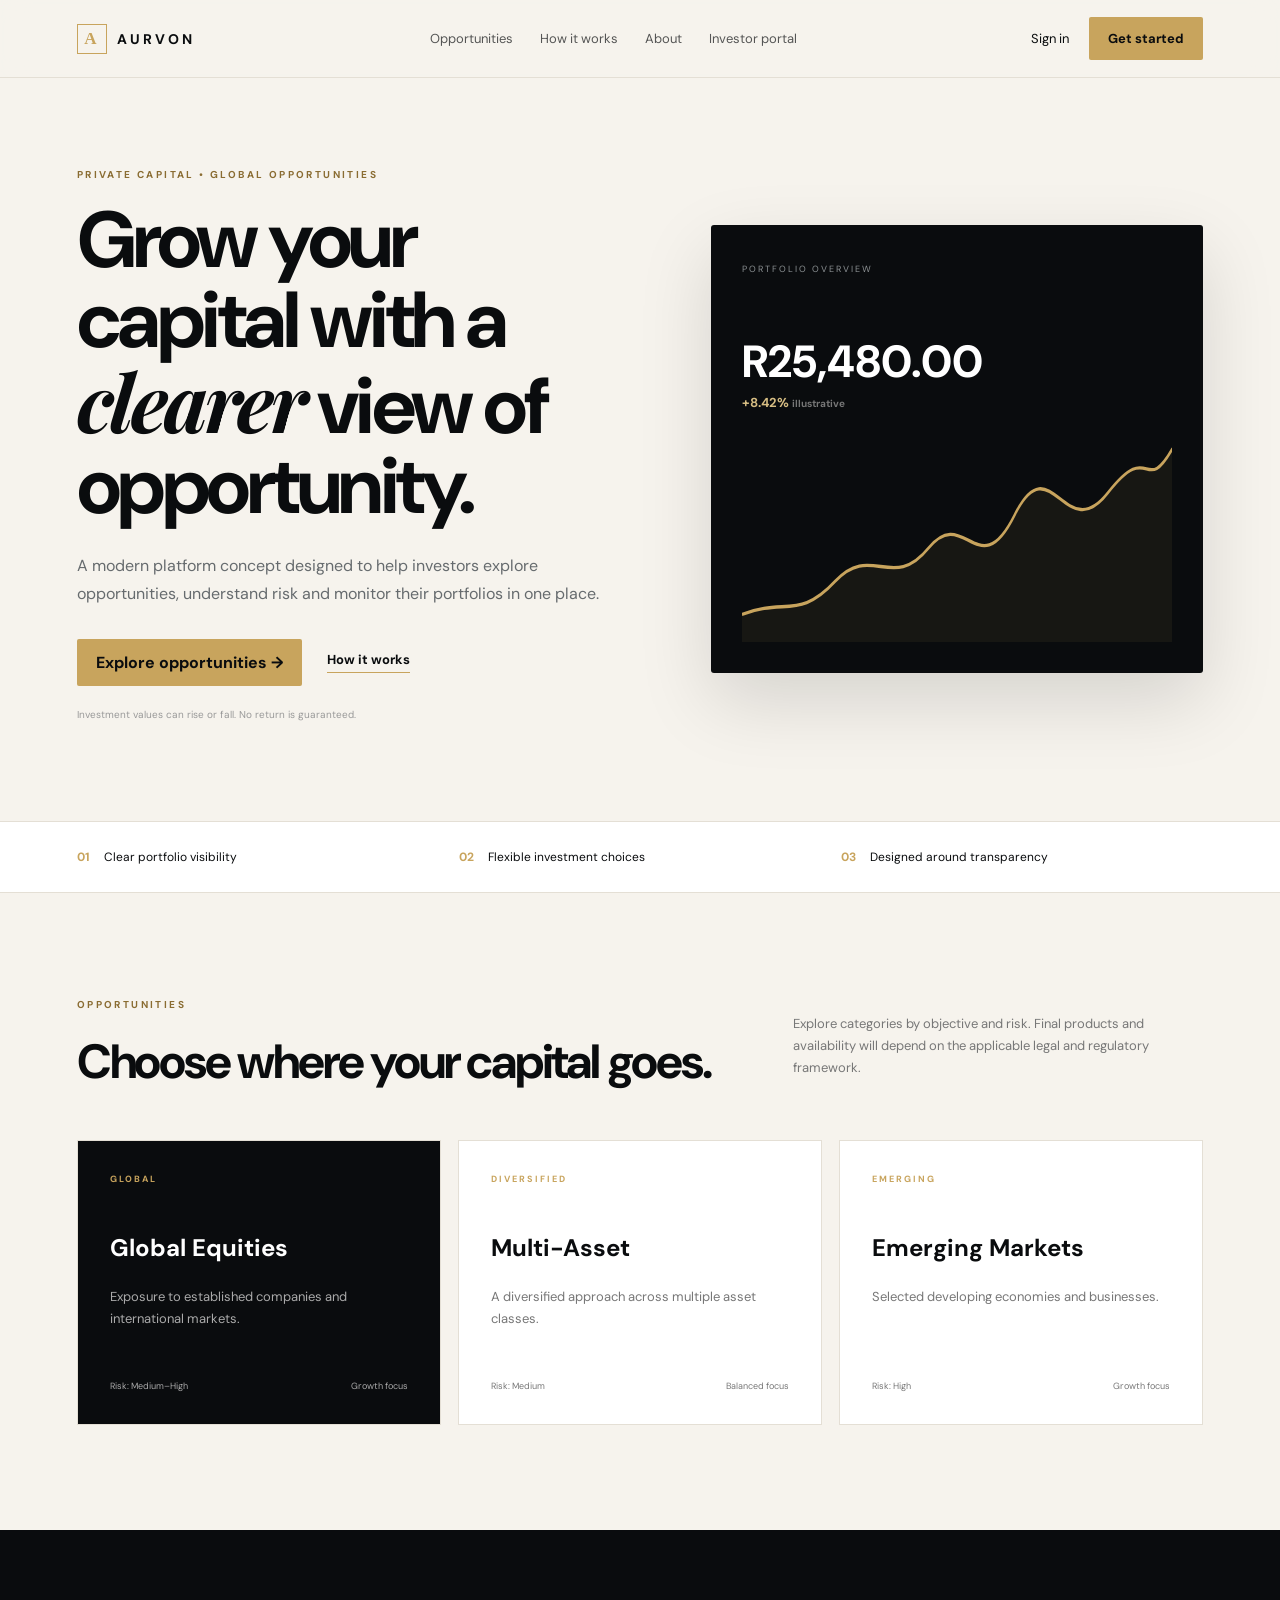
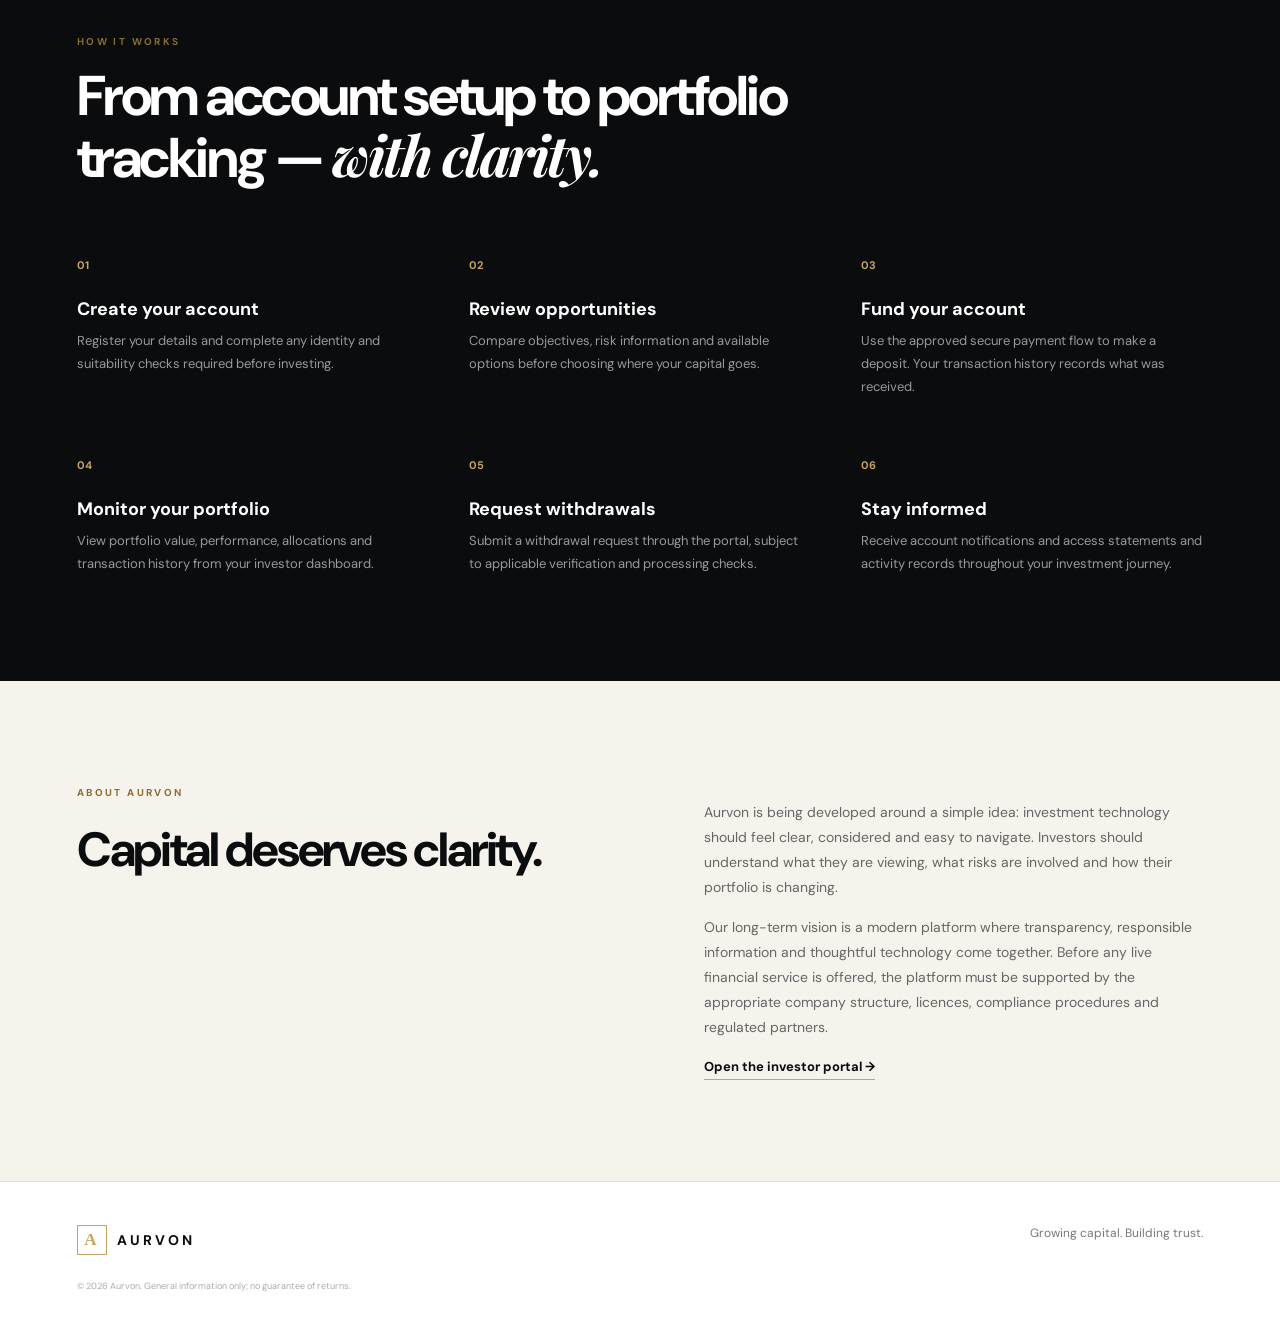
<file: index.html>
<!doctype html><html lang="en"><head><meta charset="utf-8"><meta name="viewport" content="width=device-width,initial-scale=1"><title>Aurvon | Growing Capital. Building Trust.</title><link rel="stylesheet" href="styles.css"></head><body>
<header class="nav"><a class="brand" href="index.html"><span>A</span>AURVON</a><button class="menu" onclick="document.body.classList.toggle('open')">☰</button><nav><a href="#opportunities">Opportunities</a><a href="#how">How it works</a><a href="#about">About</a><a href="portal.html">Investor portal</a></nav><div class="actions"><a href="portal.html">Sign in</a><a class="btn" href="portal.html">Get started</a></div></header>
<section class="hero"><div><p class="eyebrow">PRIVATE CAPITAL • GLOBAL OPPORTUNITIES</p><h1>Grow your capital with a <i>clearer</i> view of opportunity.</h1><p class="lead">A modern platform concept designed to help investors explore opportunities, understand risk and monitor their portfolios in one place.</p><div class="hero-actions"><a class="btn" href="#opportunities">Explore opportunities →</a><a class="under" href="#how">How it works</a></div><p class="note">Investment values can rise or fall. No return is guaranteed.</p></div><div class="visual"><small>PORTFOLIO OVERVIEW</small><strong>R25,480.00</strong><b>+8.42% <em>illustrative</em></b><div class="chart"><svg viewBox="0 0 600 190" preserveAspectRatio="none"><path d="M0 165C60 150 80 170 130 135S210 145 260 105S330 140 380 75S450 105 510 55S560 60 600 15L600 190L0 190Z"/><path class="line" d="M0 165C60 150 80 170 130 135S210 145 260 105S330 140 380 75S450 105 510 55S560 60 600 15"/></svg></div></div></section>
<section class="strip"><div><b>01</b>Clear portfolio visibility</div><div><b>02</b>Flexible investment choices</div><div><b>03</b>Designed around transparency</div></section>
<section id="opportunities" class="section"><div class="heading"><div><p class="eyebrow">OPPORTUNITIES</p><h2>Choose where your capital goes.</h2></div><p>Explore categories by objective and risk. Final products and availability will depend on the applicable legal and regulatory framework.</p></div><div class="cards"><article class="card dark"><small>GLOBAL</small><h3>Global Equities</h3><p>Exposure to established companies and international markets.</p><footer>Risk: Medium–High <span>Growth focus</span></footer></article><article class="card"><small>DIVERSIFIED</small><h3>Multi-Asset</h3><p>A diversified approach across multiple asset classes.</p><footer>Risk: Medium <span>Balanced focus</span></footer></article><article class="card"><small>EMERGING</small><h3>Emerging Markets</h3><p>Selected developing economies and businesses.</p><footer>Risk: High <span>Growth focus</span></footer></article></div></section>
<section id="how" class="section dark-section"><p class="eyebrow">HOW IT WORKS</p><h2>From account setup to portfolio tracking — <i>with clarity.</i></h2><div class="steps"><div><b>01</b><h3>Create your account</h3><p>Register your details and complete any identity and suitability checks required before investing.</p></div><div><b>02</b><h3>Review opportunities</h3><p>Compare objectives, risk information and available options before choosing where your capital goes.</p></div><div><b>03</b><h3>Fund your account</h3><p>Use the approved secure payment flow to make a deposit. Your transaction history records what was received.</p></div><div><b>04</b><h3>Monitor your portfolio</h3><p>View portfolio value, performance, allocations and transaction history from your investor dashboard.</p></div><div><b>05</b><h3>Request withdrawals</h3><p>Submit a withdrawal request through the portal, subject to applicable verification and processing checks.</p></div><div><b>06</b><h3>Stay informed</h3><p>Receive account notifications and access statements and activity records throughout your investment journey.</p></div></div></section>
<section id="about" class="section about"><div><p class="eyebrow">ABOUT AURVON</p><h2>Capital deserves clarity.</h2></div><div><p>Aurvon is being developed around a simple idea: investment technology should feel clear, considered and easy to navigate. Investors should understand what they are viewing, what risks are involved and how their portfolio is changing.</p><p>Our long-term vision is a modern platform where transparency, responsible information and thoughtful technology come together. Before any live financial service is offered, the platform must be supported by the appropriate company structure, licences, compliance procedures and regulated partners.</p><a class="under" href="portal.html">Open the investor portal →</a></div></section>
<footer><div class="brand"><span>A</span>AURVON</div><p>Growing capital. Building trust.</p><small>© 2026 Aurvon. General information only; no guarantee of returns.</small></footer></body></html>
</file>
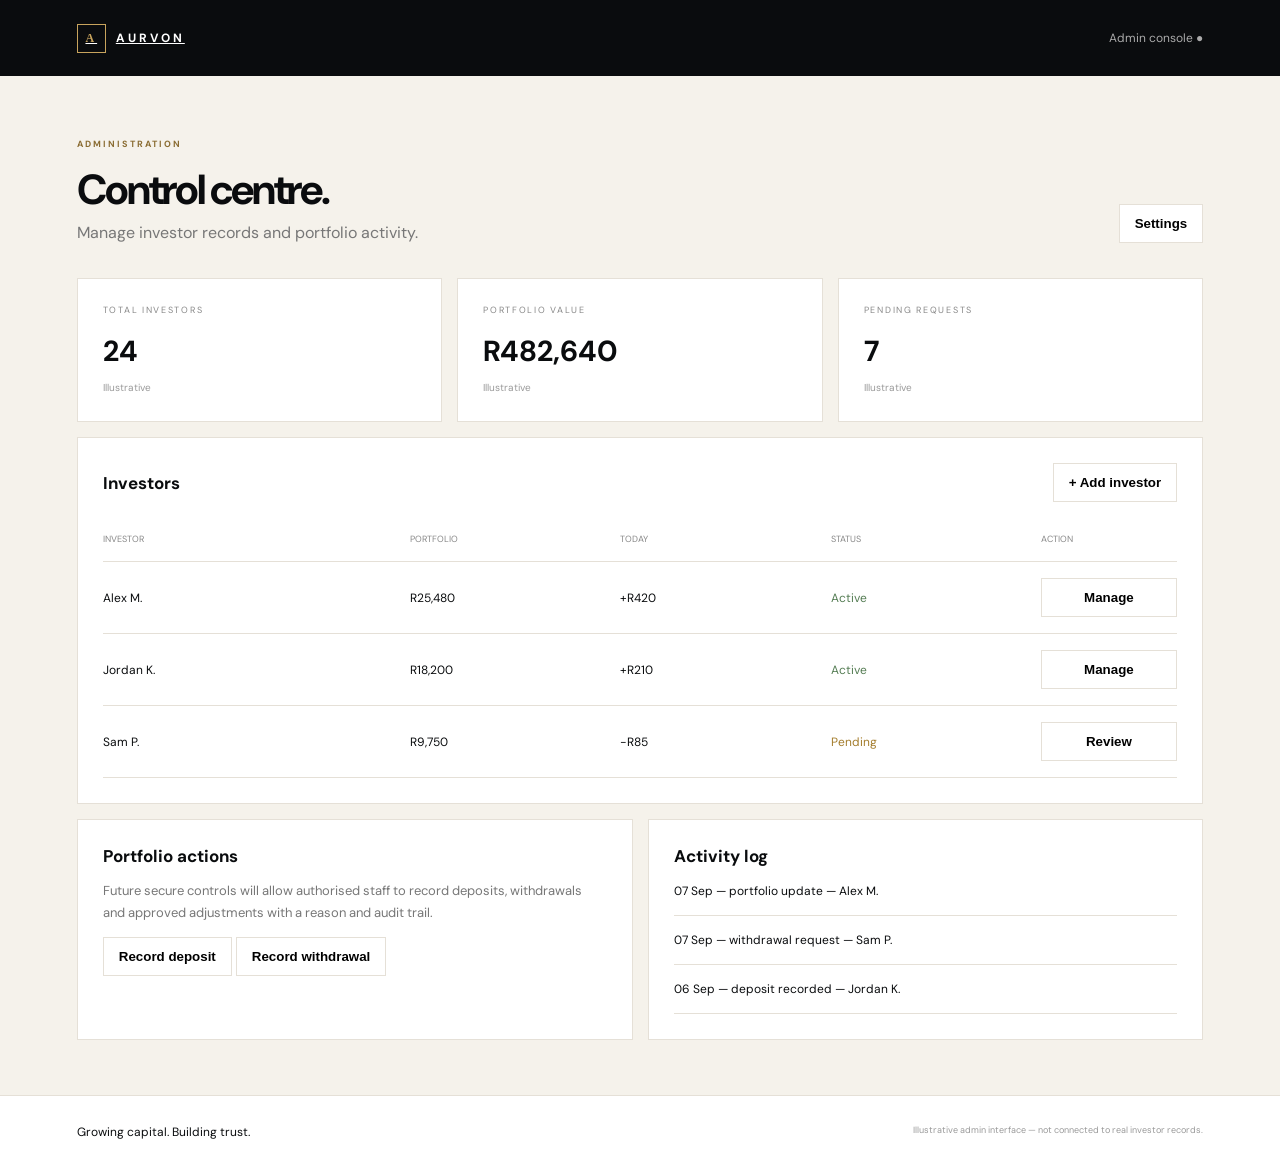
<file: admin.html>
<!doctype html><html><head><meta charset="utf-8"><meta name="viewport" content="width=device-width,initial-scale=1"><title>Aurvon | Admin</title><link rel="stylesheet" href="dashboard.css"></head><body><header><a class="brand" href="index.html"><span>A</span>AURVON</a><div>Admin console <b>●</b></div></header><main><div class="welcome"><div><small>ADMINISTRATION</small><h1>Control centre.</h1><p>Manage investor records and portfolio activity.</p></div><button>Settings</button></div><section class="metrics"><article><small>TOTAL INVESTORS</small><strong>24</strong><span>Illustrative</span></article><article><small>PORTFOLIO VALUE</small><strong>R482,640</strong><span>Illustrative</span></article><article><small>PENDING REQUESTS</small><strong>7</strong><span>Illustrative</span></article></section><section class="panel table-panel"><div class="panel-head"><h2>Investors</h2><button onclick="alert('Investor creation will be connected to the secure database.')">+ Add investor</button></div><div class="table"><div class="tr th"><span>Investor</span><span>Portfolio</span><span>Today</span><span>Status</span><span>Action</span></div><div class="tr"><span>Alex M.</span><span>R25,480</span><span>+R420</span><span class="ok">Active</span><button onclick="alert('Portfolio editor placeholder')">Manage</button></div><div class="tr"><span>Jordan K.</span><span>R18,200</span><span>+R210</span><span class="ok">Active</span><button>Manage</button></div><div class="tr"><span>Sam P.</span><span>R9,750</span><span>−R85</span><span class="pending">Pending</span><button>Review</button></div></div></section><section class="grid two"><article class="panel"><h2>Portfolio actions</h2><p>Future secure controls will allow authorised staff to record deposits, withdrawals and approved adjustments with a reason and audit trail.</p><button>Record deposit</button> <button>Record withdrawal</button></article><article class="panel"><h2>Activity log</h2><ul><li>07 Sep — portfolio update — Alex M.</li><li>07 Sep — withdrawal request — Sam P.</li><li>06 Sep — deposit recorded — Jordan K.</li></ul></article></section></main><footer>Growing capital. Building trust. <span>Illustrative admin interface — not connected to real investor records.</span></footer></body></html>
</file>
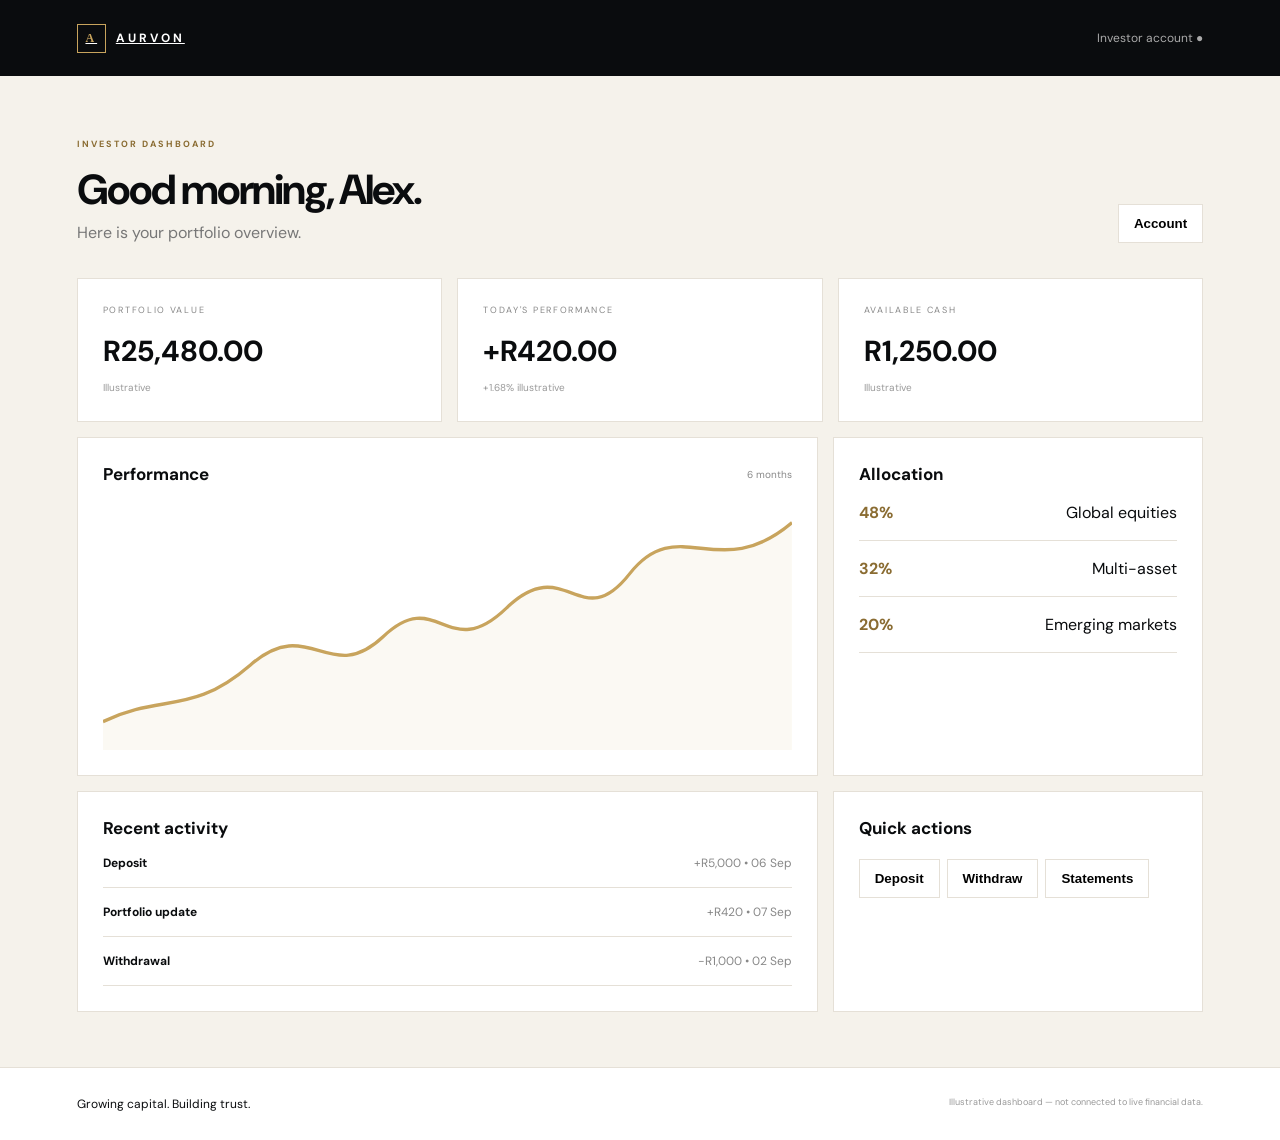
<file: investor.html>
<!doctype html><html><head><meta charset="utf-8"><meta name="viewport" content="width=device-width,initial-scale=1"><title>Aurvon | Investor</title><link rel="stylesheet" href="dashboard.css"></head><body><header><a class="brand" href="index.html"><span>A</span>AURVON</a><div>Investor account <b>●</b></div></header><main><div class="welcome"><div><small>INVESTOR DASHBOARD</small><h1>Good morning, Alex.</h1><p>Here is your portfolio overview.</p></div><button onclick="alert('Secure authentication will be connected to the back end.')">Account</button></div><section class="metrics"><article><small>PORTFOLIO VALUE</small><strong>R25,480.00</strong><span>Illustrative</span></article><article><small>TODAY'S PERFORMANCE</small><strong>+R420.00</strong><span>+1.68% illustrative</span></article><article><small>AVAILABLE CASH</small><strong>R1,250.00</strong><span>Illustrative</span></article></section><section class="grid"><article class="panel"><div class="panel-head"><h2>Performance</h2><span>6 months</span></div><div class="big-chart"><svg viewBox="0 0 700 220" preserveAspectRatio="none"><path d="M0 195C60 170 90 190 150 145S230 165 285 120S350 145 410 95S485 120 535 65S625 75 700 20L700 220L0 220Z"/><path class="line" d="M0 195C60 170 90 190 150 145S230 165 285 120S350 145 410 95S485 120 535 65S625 75 700 20"/></svg></div></article><article class="panel"><h2>Allocation</h2><div class="allocation"><div><b>48%</b><span>Global equities</span></div><div><b>32%</b><span>Multi-asset</span></div><div><b>20%</b><span>Emerging markets</span></div></div></article><article class="panel"><h2>Recent activity</h2><ul><li><b>Deposit</b><span>+R5,000 • 06 Sep</span></li><li><b>Portfolio update</b><span>+R420 • 07 Sep</span></li><li><b>Withdrawal</b><span>−R1,000 • 02 Sep</span></li></ul></article><article class="panel quick"><h2>Quick actions</h2><button>Deposit</button><button>Withdraw</button><button>Statements</button></article></section></main><footer>Growing capital. Building trust. <span>Illustrative dashboard — not connected to live financial data.</span></footer></body></html>
</file>
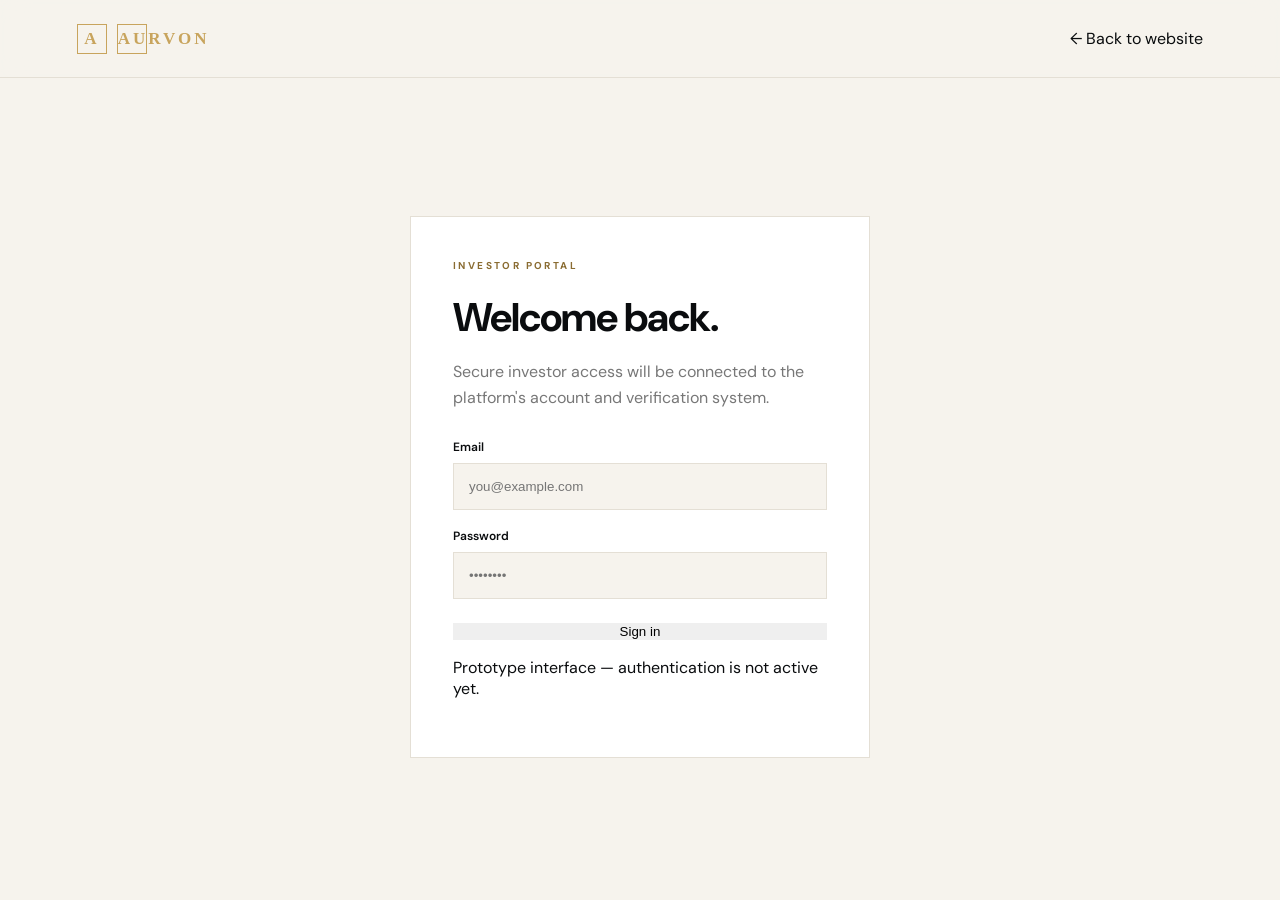
<file: login.html>
<!doctype html>
<html lang="en"><head><meta charset="UTF-8"><meta name="viewport" content="width=device-width,initial-scale=1"><title>Aurvon | Investor Portal</title><link rel="stylesheet" href="styles.css"></head>
<body><header class="nav"><a class="brand" href="index.html"><span class="brand-mark">A</span><span>AURVON</span></a><a class="text-link" href="index.html">← Back to website</a></header>
<main style="min-height:calc(100vh - 82px);display:grid;place-items:center;padding:40px 5vw"><section style="width:min(460px,100%);background:white;border:1px solid var(--line);padding:42px"><p class="eyebrow">INVESTOR PORTAL</p><h1 style="font-size:40px;letter-spacing:-1px;margin:0 0 10px">Welcome back.</h1><p style="color:#777;line-height:1.6">Secure investor access will be connected to the platform's account and verification system.</p><label style="display:block;font-size:12px;font-weight:600;margin:28px 0 8px">Email</label><input type="email" placeholder="you@example.com" style="width:100%;padding:15px;border:1px solid var(--line);background:var(--cream)"><label style="display:block;font-size:12px;font-weight:600;margin:18px 0 8px">Password</label><input type="password" placeholder="••••••••" style="width:100%;padding:15px;border:1px solid var(--line);background:var(--cream)"><button class="button button-gold" style="border:0;margin-top:24px;width:100%;justify-content:center;cursor:pointer" onclick="alert('Authentication will be connected in the next build.')">Sign in</button><p class="small-note">Prototype interface — authentication is not active yet.</p></section></main></body></html>
</file>
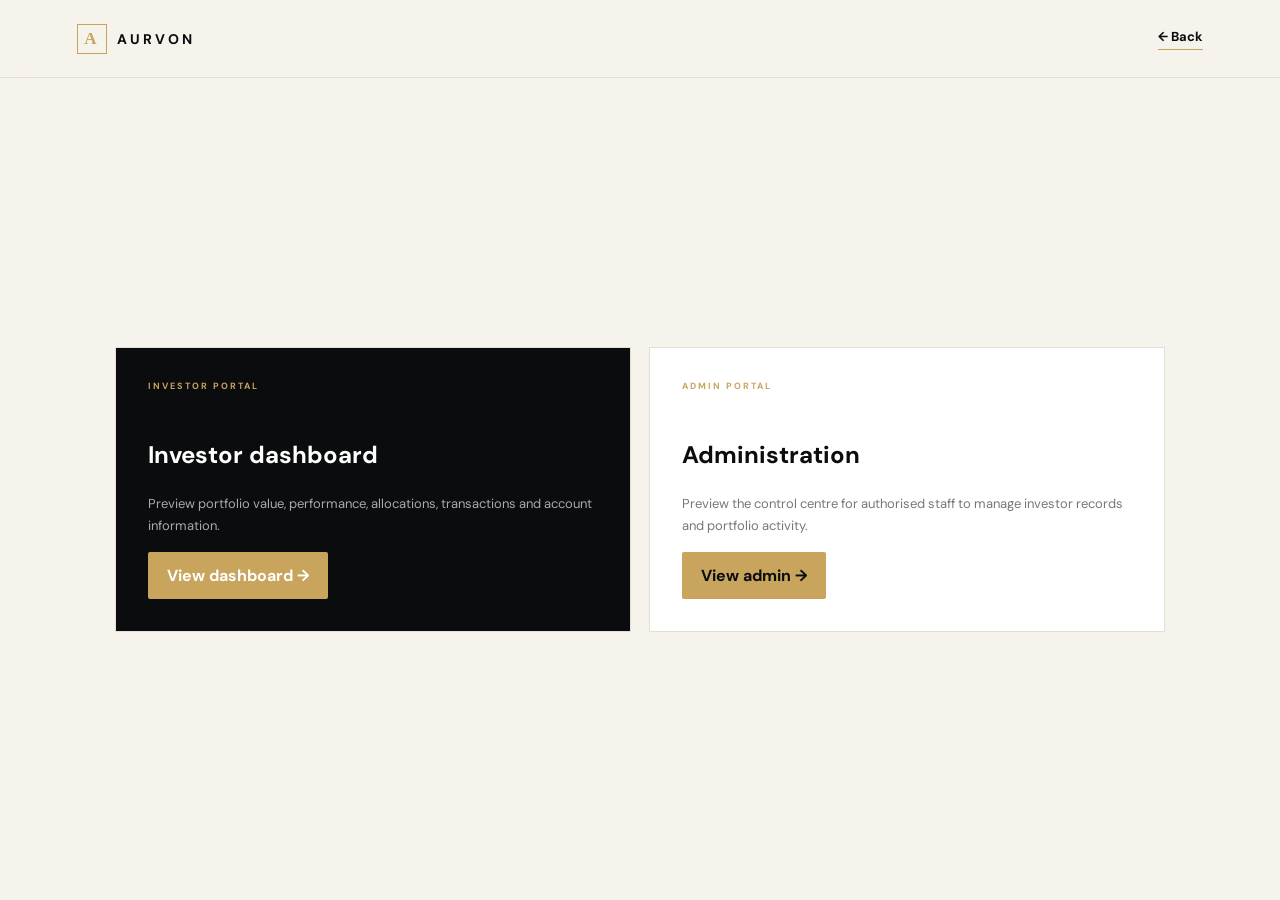
<file: portal.html>
<!doctype html><html lang="en"><head><meta charset="utf-8"><meta name="viewport" content="width=device-width,initial-scale=1"><title>Aurvon | Portal</title><link rel="stylesheet" href="styles.css"></head><body><header class="nav"><a class="brand" href="index.html"><span>A</span>AURVON</a><a class="under" href="index.html">← Back</a></header><main style="min-height:calc(100vh - 78px);padding:55px 5vw;display:grid;place-items:center"><section style="width:min(1050px,100%);display:grid;grid-template-columns:1fr 1fr;gap:18px"><div class="card dark"><small>INVESTOR PORTAL</small><h3>Investor dashboard</h3><p>Preview portfolio value, performance, allocations, transactions and account information.</p><a class="btn" style="margin-top:auto;align-self:flex-start" href="investor.html">View dashboard →</a></div><div class="card"><small>ADMIN PORTAL</small><h3>Administration</h3><p>Preview the control centre for authorised staff to manage investor records and portfolio activity.</p><a class="btn" style="margin-top:auto;align-self:flex-start" href="admin.html">View admin →</a></div></section></main></body></html>
</file>
<file: styles.css>
@import url('https://fonts.googleapis.com/css2?family=DM+Sans:wght@400;500;600;700&family=Playfair+Display:ital,wght@0,600;1,600&display=swap');:root{--black:#0a0c0e;--gold:#c8a45d;--cream:#f6f3ed;--white:#fff;--muted:#72777a;--line:#e4dfd5}*{box-sizing:border-box}html{scroll-behavior:smooth}body{margin:0;background:var(--cream);color:var(--black);font-family:'DM Sans',sans-serif}a{text-decoration:none;color:inherit}.nav{height:78px;padding:0 6vw;border-bottom:1px solid var(--line);display:flex;align-items:center;justify-content:space-between;position:sticky;top:0;z-index:10;background:#f6f3ede8;backdrop-filter:blur(14px)}.brand{display:flex;align-items:center;gap:10px;font-weight:700;letter-spacing:3px;font-size:14px}.brand span{width:30px;height:30px;border:1px solid var(--gold);display:grid;place-items:center;color:var(--gold);font-family:Georgia,serif;font-size:17px}.nav nav{display:flex;gap:27px;font-size:13px;color:#555}.actions{display:flex;gap:20px;align-items:center;font-size:13px}.btn{display:inline-flex;background:var(--gold);padding:13px 19px;font-weight:700;border-radius:2px}.menu{display:none;background:none;border:0;font-size:22px}.hero{min-height:680px;padding:90px 6vw;display:grid;grid-template-columns:1.05fr .95fr;gap:7vw;align-items:center}.eyebrow{font-size:10px;letter-spacing:2.4px;color:#8a6c32;font-weight:700;margin:0 0 19px}.hero h1{font-size:clamp(47px,6.2vw,82px);line-height:1.01;letter-spacing:-3.5px;margin:0 0 25px}.hero h1 i,.dark-section i{font-family:'Playfair Display',serif}.lead{max-width:600px;color:#666b6e;line-height:1.75;font-size:16px}.hero-actions{display:flex;gap:25px;align-items:center;margin-top:31px}.under{font-size:13px;font-weight:700;border-bottom:1px solid var(--gold);padding-bottom:4px}.note{font-size:10px;color:#999;margin-top:22px}.visual{background:var(--black);color:#fff;padding:31px;border-radius:3px;box-shadow:0 28px 75px #0002}.visual>small{color:#8c9193;letter-spacing:2px;font-size:9px}.visual strong{display:block;font-size:45px;margin-top:55px}.visual b{color:#d6bd83;font-size:13px}.visual b em{color:#777;font-style:normal;font-size:10px}.chart{height:210px;margin-top:20px}.chart svg{width:100%;height:100%}.chart path{fill:#c8a45d12}.chart .line{fill:none;stroke:var(--gold);stroke-width:3}.strip{display:grid;grid-template-columns:repeat(3,1fr);background:#fff;border-block:1px solid var(--line);padding:27px 6vw;gap:20px}.strip div{display:flex;gap:14px;align-items:center;font-size:12px}.strip b{color:var(--gold)}.section{padding:105px 6vw}.heading{display:flex;justify-content:space-between;align-items:end;gap:40px;margin-bottom:47px}.heading h2,.about h2{font-size:48px;letter-spacing:-2.2px;margin:0}.heading>p{max-width:410px;color:#777;line-height:1.7;font-size:13px}.cards{display:grid;grid-template-columns:repeat(3,1fr);gap:17px}.card{background:#fff;border:1px solid var(--line);min-height:285px;padding:32px;display:flex;flex-direction:column}.card.dark{background:var(--black);color:#fff}.card small{font-size:9px;letter-spacing:2px;color:var(--gold);font-weight:700}.card h3{font-size:24px;margin:47px 0 10px}.card p{font-size:13px;color:#777;line-height:1.7}.card.dark p{color:#aaa}.card footer{margin-top:auto;padding:0;background:none;border:0;font-size:9px;color:#777}.card.dark footer{color:#aaa}.card footer span{float:right}.dark-section{background:var(--black);color:#fff}.dark-section>h2{font-size:56px;line-height:1.05;letter-spacing:-2.5px;max-width:900px;margin:0 0 65px}.steps{display:grid;grid-template-columns:repeat(3,1fr);gap:55px 50px}.steps b{color:var(--gold);font-size:11px}.steps h3{font-size:18px;margin:23px 0 9px}.steps p{font-size:13px;line-height:1.75;color:#999;margin:0}.about{display:grid;grid-template-columns:1fr 1fr;gap:10vw}.about p:not(.eyebrow){color:#666;line-height:1.8;font-size:14px}body>footer{background:#fff;border-top:1px solid var(--line);padding:43px 6vw 31px;display:grid;grid-template-columns:1fr 1fr;gap:25px}footer p{margin:0;text-align:right;color:#777;font-size:12px}footer small{grid-column:1/-1;color:#aaa;font-size:9px}@media(max-width:850px){.nav{padding:0 5vw}.nav nav,.actions{display:none}.menu{display:block}.open nav{display:flex;position:absolute;top:70px;left:0;right:0;background:var(--cream);padding:20px 5vw;flex-direction:column;gap:18px;border-bottom:1px solid var(--line)}.hero{display:flex;flex-direction:column;padding:62px 5vw;gap:42px}.hero h1{font-size:48px;letter-spacing:-2.5px}.lead{font-size:14px}.hero-actions{flex-wrap:wrap}.visual{width:100%;padding:25px}.visual strong{font-size:37px}.chart{height:155px}.strip{grid-template-columns:1fr;padding:8px 5vw}.strip div{padding:15px 0}.section{padding:72px 5vw}.heading{display:block}.heading h2,.about h2{font-size:37px}.heading>p{margin-top:20px}.cards,.steps{grid-template-columns:1fr}.card{min-height:245px}.dark-section>h2{font-size:39px}.about{display:block}.about>div+div{margin-top:30px}body>footer{grid-template-columns:1fr;padding:38px 5vw}footer p{text-align:left}footer small{grid-column:auto}}
</file>
<file: dashboard.css>
@import url('https://fonts.googleapis.com/css2?family=DM+Sans:wght@400;500;600;700&display=swap');:root{--black:#0a0c0e;--gold:#c8a45d;--cream:#f5f2eb;--white:#fff;--line:#e5e0d7}*{box-sizing:border-box}body{margin:0;background:var(--cream);color:var(--black);font-family:'DM Sans',sans-serif}header{height:76px;padding:0 6vw;background:var(--black);color:#aaa;display:flex;justify-content:space-between;align-items:center;font-size:12px}.brand{display:flex;align-items:center;gap:10px;color:white;font-weight:700;letter-spacing:3px}.brand span{width:29px;height:29px;border:1px solid var(--gold);display:grid;place-items:center;color:var(--gold);font-family:Georgia,serif}.brand a{color:white}main{padding:55px 6vw;max-width:1450px;margin:auto}.welcome{display:flex;justify-content:space-between;align-items:end;margin-bottom:35px}.welcome small{font-size:9px;letter-spacing:2px;color:#8a6c32;font-weight:700}.welcome h1{font-size:42px;letter-spacing:-2px;margin:10px 0 5px}.welcome p{color:#777;margin:0}.welcome button,.panel button{border:1px solid var(--line);background:white;padding:11px 15px;font-weight:600;cursor:pointer}.metrics{display:grid;grid-template-columns:repeat(3,1fr);gap:15px;margin-bottom:15px}.metrics article,.panel{background:white;border:1px solid var(--line);padding:25px}.metrics small{display:block;color:#888;font-size:9px;letter-spacing:1.7px}.metrics strong{display:block;font-size:29px;margin:16px 0 5px}.metrics span{font-size:10px;color:#999}.grid{display:grid;grid-template-columns:2fr 1fr;gap:15px}.panel-head{display:flex;justify-content:space-between;align-items:center;margin-bottom:15px}.panel h2{font-size:17px;margin:0}.panel-head span{font-size:10px;color:#888}.big-chart{height:250px}.big-chart svg{width:100%;height:100%}.big-chart path{fill:#c8a45d12}.big-chart .line{fill:none;stroke:var(--gold);stroke-width:3}.allocation div{padding:17px 0;border-bottom:1px solid var(--line);display:flex;justify-content:space-between}.allocation b{color:#8a6c32}ul{list-style:none;padding:0;margin:0}li{display:flex;justify-content:space-between;padding:16px 0;border-bottom:1px solid var(--line);font-size:12px}li span{color:#888}.quick button{margin:20px 7px 0 0}.table-panel{margin-top:15px;overflow:auto}.table{min-width:700px}.tr{display:grid;grid-template-columns:1.5fr 1fr 1fr 1fr .7fr;gap:15px;align-items:center;padding:16px 0;border-bottom:1px solid var(--line);font-size:12px}.th{font-size:9px;text-transform:uppercase;color:#888}.ok{color:#557d54}.pending{color:#a47d2d}.two{grid-template-columns:1fr 1fr;margin-top:15px}.two p{color:#777;font-size:13px;line-height:1.7}footer{padding:28px 6vw;background:white;border-top:1px solid var(--line);font-size:12px}footer span{float:right;color:#999;font-size:9px}@media(max-width:750px){header{padding:0 5vw}main{padding:40px 5vw}.welcome{align-items:start;gap:20px}.welcome h1{font-size:34px}.metrics,.grid,.two{grid-template-columns:1fr}.big-chart{height:180px}.panel{padding:20px}footer{padding:25px 5vw}footer span{float:none;display:block;margin-top:8px}.table-panel{overflow-x:auto}}
</file>
